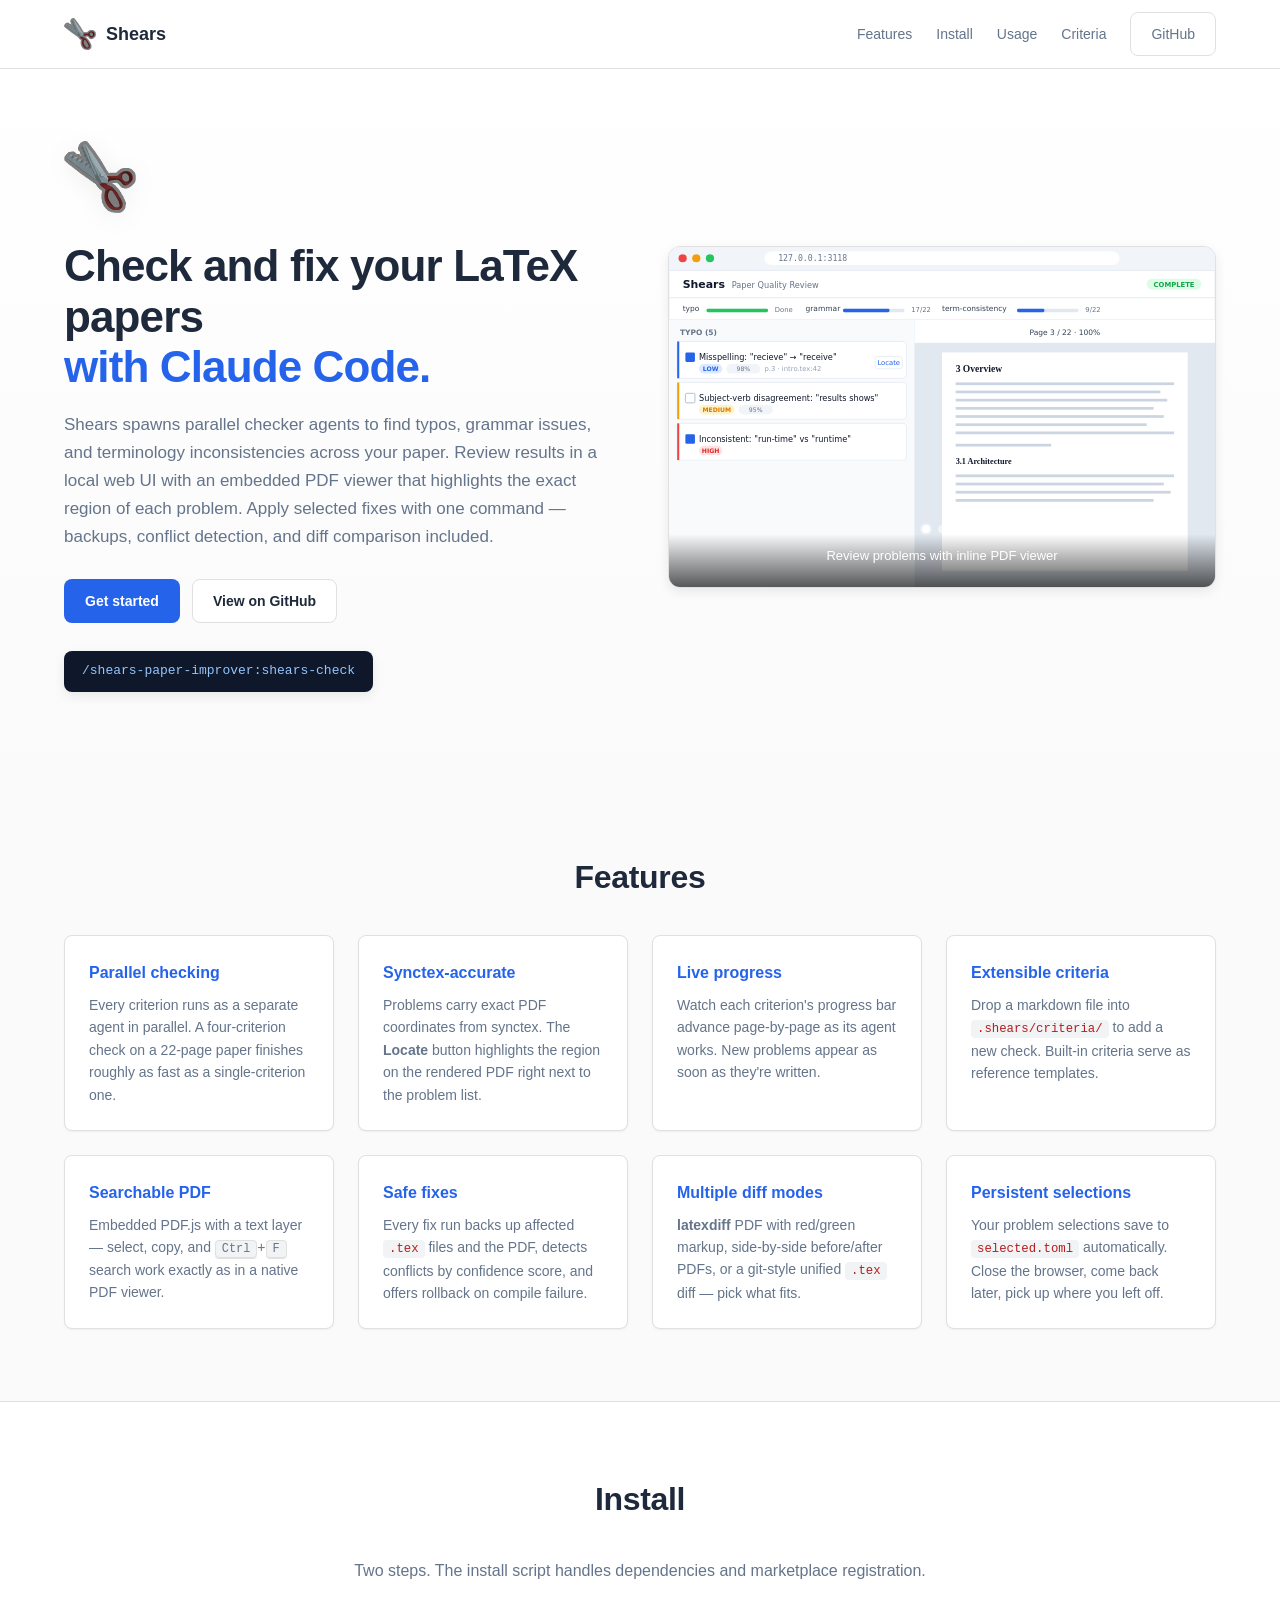
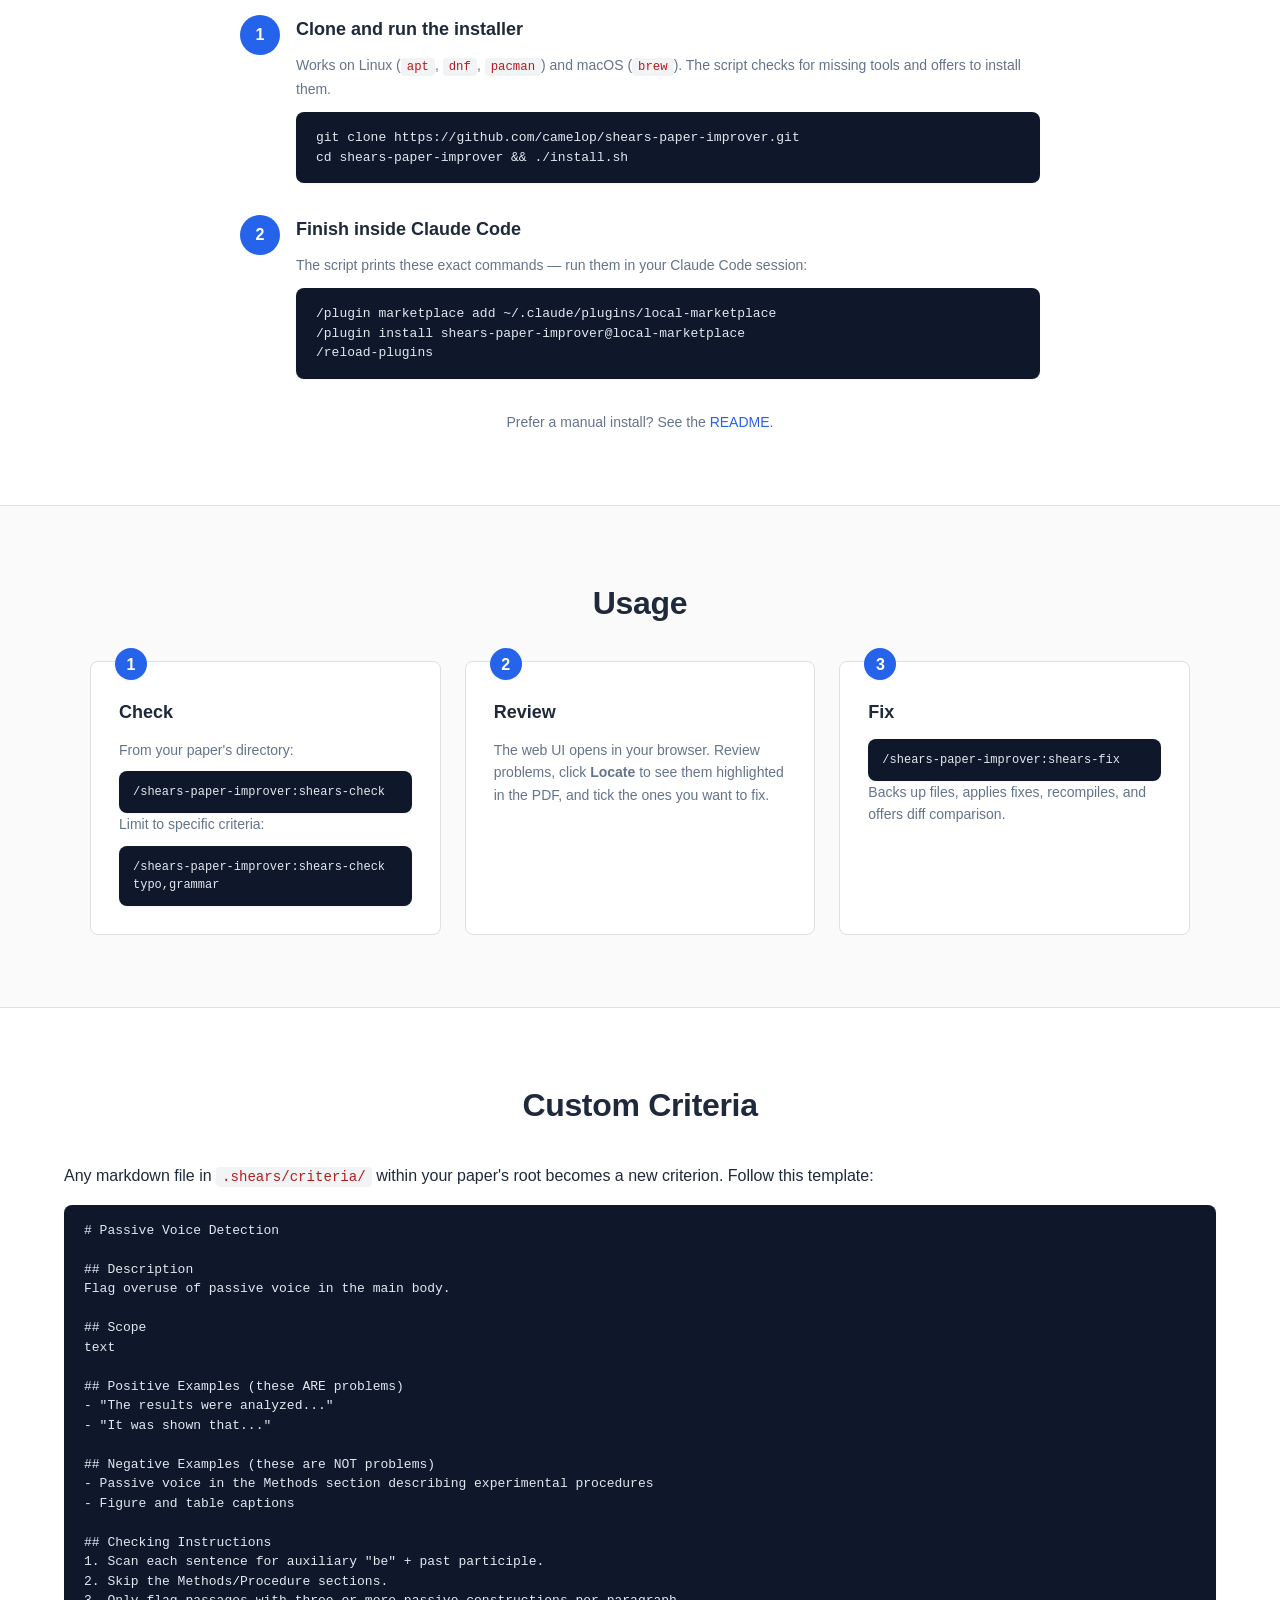
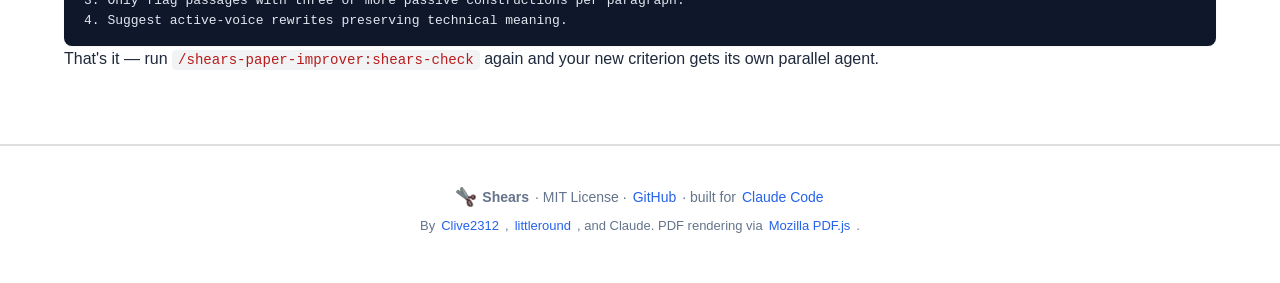
<file: docs/index.html>
<!DOCTYPE html>
<html lang="en">
<head>
  <meta charset="UTF-8">
  <meta name="viewport" content="width=device-width, initial-scale=1.0">
  <title>Shears — LaTeX Paper Improver</title>
  <meta name="description" content="A Claude Code plugin that checks and fixes LaTeX paper quality using configurable criteria, synctex-based PDF mapping, and a local web UI with inline PDF viewer.">
  <link rel="icon" type="image/png" href="assets/logo.png">
  <link rel="stylesheet" href="style.css">
</head>
<body>

<header class="site-header">
  <div class="container">
    <a href="#" class="brand">
      <img src="assets/logo.png" alt="Shears" class="logo">
      <span>Shears</span>
    </a>
    <nav>
      <a href="#features">Features</a>
      <a href="#install">Install</a>
      <a href="#usage">Usage</a>
      <a href="#custom-criteria">Criteria</a>
      <a href="https://github.com/camelop/shears-paper-improver" class="btn-outline">GitHub</a>
    </nav>
  </div>
</header>

<section class="hero">
  <div class="container hero-grid">
    <div class="hero-text">
      <img src="assets/logo.png" alt="Shears" class="hero-logo">
      <h1>Check and fix your LaTeX papers<br><span class="accent">with Claude Code.</span></h1>
      <p class="lead">
        Shears spawns parallel checker agents to find typos, grammar issues, and terminology
        inconsistencies across your paper. Review results in a local web UI with an embedded
        PDF viewer that highlights the exact region of each problem. Apply selected fixes with
        one command — backups, conflict detection, and diff comparison included.
      </p>
      <div class="cta-row">
        <a href="#install" class="btn-primary">Get started</a>
        <a href="https://github.com/camelop/shears-paper-improver" class="btn-outline">View on GitHub</a>
      </div>
      <code class="hero-code">/shears-paper-improver:shears-check</code>
    </div>
    <div class="hero-visual">
      <div class="carousel" id="screenshot-carousel">
        <div class="carousel-track">
          <figure class="slide active">
            <img src="assets/screenshot-1.svg" alt="Shears web UI — problem list with PDF viewer">
            <figcaption>Review problems with inline PDF viewer</figcaption>
          </figure>
          <figure class="slide">
            <img src="assets/screenshot-2.svg" alt="Shears web UI — locate highlights">
            <figcaption>Locate a problem — highlighted on the PDF</figcaption>
          </figure>
          <figure class="slide">
            <img src="assets/screenshot-3.svg" alt="Shears fix workflow">
            <figcaption>Apply selected fixes with safe backups</figcaption>
          </figure>
        </div>
        <div class="carousel-dots">
          <button class="dot active" data-idx="0" aria-label="Slide 1"></button>
          <button class="dot" data-idx="1" aria-label="Slide 2"></button>
          <button class="dot" data-idx="2" aria-label="Slide 3"></button>
        </div>
      </div>
    </div>
  </div>
</section>

<section id="features" class="section">
  <div class="container">
    <h2>Features</h2>
    <div class="feature-grid">
      <div class="feature">
        <h3>Parallel checking</h3>
        <p>Every criterion runs as a separate agent in parallel. A four-criterion check on a 22-page paper finishes roughly as fast as a single-criterion one.</p>
      </div>
      <div class="feature">
        <h3>Synctex-accurate</h3>
        <p>Problems carry exact PDF coordinates from synctex. The <strong>Locate</strong> button highlights the region on the rendered PDF right next to the problem list.</p>
      </div>
      <div class="feature">
        <h3>Live progress</h3>
        <p>Watch each criterion's progress bar advance page-by-page as its agent works. New problems appear as soon as they're written.</p>
      </div>
      <div class="feature">
        <h3>Extensible criteria</h3>
        <p>Drop a markdown file into <code>.shears/criteria/</code> to add a new check. Built-in criteria serve as reference templates.</p>
      </div>
      <div class="feature">
        <h3>Searchable PDF</h3>
        <p>Embedded PDF.js with a text layer — select, copy, and <kbd>Ctrl</kbd>+<kbd>F</kbd> search work exactly as in a native PDF viewer.</p>
      </div>
      <div class="feature">
        <h3>Safe fixes</h3>
        <p>Every fix run backs up affected <code>.tex</code> files and the PDF, detects conflicts by confidence score, and offers rollback on compile failure.</p>
      </div>
      <div class="feature">
        <h3>Multiple diff modes</h3>
        <p><strong>latexdiff</strong> PDF with red/green markup, side-by-side before/after PDFs, or a git-style unified <code>.tex</code> diff — pick what fits.</p>
      </div>
      <div class="feature">
        <h3>Persistent selections</h3>
        <p>Your problem selections save to <code>selected.toml</code> automatically. Close the browser, come back later, pick up where you left off.</p>
      </div>
    </div>
  </div>
</section>

<section id="install" class="section section-alt">
  <div class="container">
    <h2>Install</h2>
    <p style="text-align:center;color:var(--text-muted);margin-bottom:32px">Two steps. The install script handles dependencies and marketplace registration.</p>
    <ol class="install-steps">
      <li>
        <h3>Clone and run the installer</h3>
        <p>Works on Linux (<code>apt</code>, <code>dnf</code>, <code>pacman</code>) and macOS (<code>brew</code>). The script checks for missing tools and offers to install them.</p>
        <pre><code>git clone https://github.com/camelop/shears-paper-improver.git
cd shears-paper-improver && ./install.sh</code></pre>
      </li>
      <li>
        <h3>Finish inside Claude Code</h3>
        <p>The script prints these exact commands — run them in your Claude Code session:</p>
        <pre><code>/plugin marketplace add ~/.claude/plugins/local-marketplace
/plugin install shears-paper-improver@local-marketplace
/reload-plugins</code></pre>
      </li>
    </ol>
    <p style="text-align:center;margin-top:32px;color:var(--text-muted);font-size:14px">
      Prefer a manual install? See the <a href="https://github.com/camelop/shears-paper-improver#manual-install-no-script">README</a>.
    </p>
  </div>
</section>

<section id="usage" class="section">
  <div class="container">
    <h2>Usage</h2>
    <div class="usage-grid">
      <div class="usage-step">
        <span class="step-num">1</span>
        <h3>Check</h3>
        <p>From your paper's directory:</p>
        <pre><code>/shears-paper-improver:shears-check</code></pre>
        <p>Limit to specific criteria:</p>
        <pre><code>/shears-paper-improver:shears-check typo,grammar</code></pre>
      </div>
      <div class="usage-step">
        <span class="step-num">2</span>
        <h3>Review</h3>
        <p>The web UI opens in your browser. Review problems, click <strong>Locate</strong> to see them highlighted in the PDF, and tick the ones you want to fix.</p>
      </div>
      <div class="usage-step">
        <span class="step-num">3</span>
        <h3>Fix</h3>
        <pre><code>/shears-paper-improver:shears-fix</code></pre>
        <p>Backs up files, applies fixes, recompiles, and offers diff comparison.</p>
      </div>
    </div>
  </div>
</section>

<section id="custom-criteria" class="section section-alt">
  <div class="container">
    <h2>Custom Criteria</h2>
    <p>Any markdown file in <code>.shears/criteria/</code> within your paper's root becomes a new criterion. Follow this template:</p>
    <pre><code># Passive Voice Detection

## Description
Flag overuse of passive voice in the main body.

## Scope
text

## Positive Examples (these ARE problems)
- "The results were analyzed..."
- "It was shown that..."

## Negative Examples (these are NOT problems)
- Passive voice in the Methods section describing experimental procedures
- Figure and table captions

## Checking Instructions
1. Scan each sentence for auxiliary "be" + past participle.
2. Skip the Methods/Procedure sections.
3. Only flag passages with three or more passive constructions per paragraph.
4. Suggest active-voice rewrites preserving technical meaning.</code></pre>
    <p>That's it — run <code>/shears-paper-improver:shears-check</code> again and your new criterion gets its own parallel agent.</p>
  </div>
</section>

<footer class="site-footer">
  <div class="container">
    <p>
      <img src="assets/logo.png" alt="" class="footer-logo">
      <strong>Shears</strong> · MIT License ·
      <a href="https://github.com/camelop/shears-paper-improver">GitHub</a> ·
      built for <a href="https://claude.com/claude-code">Claude Code</a>
    </p>
    <p class="small">
      By <a href="https://github.com/Clive2312">Clive2312</a>,
      <a href="https://github.com/camelop">littleround</a>, and Claude.
      PDF rendering via <a href="https://mozilla.github.io/pdf.js/">Mozilla PDF.js</a>.
    </p>
  </div>
</footer>

<script>
// Carousel auto-advance + manual dot navigation
(function() {
  const carousel = document.getElementById('screenshot-carousel');
  if (!carousel) return;
  const slides = carousel.querySelectorAll('.slide');
  const dots = carousel.querySelectorAll('.dot');
  let idx = 0;
  let timer;

  function show(n) {
    idx = (n + slides.length) % slides.length;
    slides.forEach((s, i) => s.classList.toggle('active', i === idx));
    dots.forEach((d, i) => d.classList.toggle('active', i === idx));
  }
  function advance() { show(idx + 1); }
  function resetTimer() {
    clearInterval(timer);
    timer = setInterval(advance, 5000);
  }

  dots.forEach(dot => {
    dot.addEventListener('click', () => {
      show(parseInt(dot.dataset.idx, 10));
      resetTimer();
    });
  });

  // Pause on hover
  carousel.addEventListener('mouseenter', () => clearInterval(timer));
  carousel.addEventListener('mouseleave', resetTimer);

  resetTimer();
})();
</script>

</body>
</html>
</file>
<file: docs/style.css>
:root {
  --bg: #fafafa;
  --bg-alt: #f1f3f5;
  --surface: #ffffff;
  --border: #e0e0e0;
  --text: #1e293b;
  --text-muted: #64748b;
  --accent: #2563eb;
  --accent-light: #dbeafe;
  --accent-dark: #1d4ed8;
  --success: #16a34a;
  --font-sans: -apple-system, BlinkMacSystemFont, 'Inter', 'Segoe UI', Roboto, sans-serif;
  --font-mono: 'JetBrains Mono', 'Fira Code', 'SF Mono', Menlo, monospace;
  --radius: 8px;
  --shadow-sm: 0 1px 2px rgba(0, 0, 0, 0.05);
  --shadow-md: 0 4px 12px rgba(0, 0, 0, 0.08);
}

* { box-sizing: border-box; margin: 0; padding: 0; }

html { scroll-behavior: smooth; }

body {
  font-family: var(--font-sans);
  background: var(--bg);
  color: var(--text);
  line-height: 1.6;
  -webkit-font-smoothing: antialiased;
  -moz-osx-font-smoothing: grayscale;
}

.container {
  max-width: 1200px;
  margin: 0 auto;
  padding: 0 24px;
}

a {
  color: var(--accent);
  text-decoration: none;
  transition: color 0.15s;
}
a:hover { color: var(--accent-dark); }

code, pre {
  font-family: var(--font-mono);
  font-size: 0.9em;
}
code {
  background: var(--bg-alt);
  padding: 2px 6px;
  border-radius: 4px;
  color: #b91c1c;
  font-size: 0.88em;
}
pre {
  background: #0f172a;
  color: #e2e8f0;
  padding: 16px 20px;
  border-radius: var(--radius);
  overflow-x: auto;
  line-height: 1.5;
  font-size: 13px;
  box-shadow: var(--shadow-sm);
}
pre code {
  background: transparent;
  padding: 0;
  color: inherit;
  font-size: inherit;
}
kbd {
  font-family: var(--font-mono);
  font-size: 0.85em;
  background: var(--bg-alt);
  border: 1px solid var(--border);
  border-radius: 4px;
  padding: 1px 6px;
  box-shadow: 0 1px 0 var(--border);
}

/* Header */
.site-header {
  background: var(--surface);
  border-bottom: 1px solid var(--border);
  position: sticky;
  top: 0;
  z-index: 100;
  backdrop-filter: blur(8px);
  background: rgba(255, 255, 255, 0.9);
}
.site-header .container {
  display: flex;
  justify-content: space-between;
  align-items: center;
  padding-top: 12px;
  padding-bottom: 12px;
}
.brand {
  display: flex;
  align-items: center;
  gap: 10px;
  font-weight: 700;
  font-size: 18px;
  color: var(--text);
}
.brand:hover { color: var(--text); }
.logo {
  width: 32px;
  height: 32px;
  object-fit: contain;
}
.site-header nav {
  display: flex;
  gap: 24px;
  align-items: center;
}
.site-header nav a {
  color: var(--text-muted);
  font-weight: 500;
  font-size: 14px;
}
.site-header nav a:hover { color: var(--text); }

/* Buttons */
.btn-primary, .btn-outline {
  display: inline-block;
  padding: 10px 20px;
  border-radius: var(--radius);
  font-weight: 600;
  font-size: 14px;
  transition: all 0.15s;
  border: 1.5px solid transparent;
}
.btn-primary {
  background: var(--accent);
  color: white;
}
.btn-primary:hover {
  background: var(--accent-dark);
  color: white;
  transform: translateY(-1px);
  box-shadow: var(--shadow-md);
}
.btn-outline {
  background: var(--surface);
  color: var(--text);
  border-color: var(--border);
}
.btn-outline:hover {
  border-color: var(--accent);
  color: var(--accent);
}

/* Hero */
.hero {
  padding: 72px 0 88px;
  background: linear-gradient(180deg, var(--surface) 0%, var(--bg) 100%);
}
.hero-grid {
  display: grid;
  grid-template-columns: minmax(0, 1fr) minmax(0, 1fr);
  gap: 56px;
  align-items: center;
}
.hero-text { min-width: 0; }
.hero-logo {
  width: 72px;
  height: 72px;
  margin-bottom: 20px;
  filter: drop-shadow(0 4px 12px rgba(0, 0, 0, 0.08));
}
.hero h1 {
  font-size: 44px;
  font-weight: 800;
  line-height: 1.15;
  letter-spacing: -0.02em;
  margin-bottom: 18px;
  color: var(--text);
}
.hero .accent { color: var(--accent); }
.hero .lead {
  font-size: 17px;
  color: var(--text-muted);
  margin: 0 0 28px;
  line-height: 1.65;
}
.cta-row {
  display: flex;
  gap: 12px;
  margin-bottom: 28px;
  flex-wrap: wrap;
}
.hero-code {
  display: inline-block;
  background: #0f172a;
  color: #93c5fd;
  padding: 10px 18px;
  border-radius: var(--radius);
  font-size: 13px;
  font-family: var(--font-mono);
  box-shadow: var(--shadow-md);
}

/* Screenshot carousel */
.hero-visual { min-width: 0; }
.carousel {
  position: relative;
  width: 100%;
  aspect-ratio: 16 / 10;
  background: var(--surface);
  border: 1px solid var(--border);
  border-radius: 12px;
  box-shadow: var(--shadow-md);
  overflow: hidden;
}
.carousel-track {
  position: relative;
  width: 100%;
  height: 100%;
}
.slide {
  position: absolute;
  inset: 0;
  margin: 0;
  opacity: 0;
  transition: opacity 0.6s ease;
  display: flex;
  flex-direction: column;
  align-items: center;
  justify-content: center;
}
.slide.active { opacity: 1; z-index: 1; }
.slide img {
  width: 100%;
  height: 100%;
  object-fit: cover;
  display: block;
}
.slide figcaption {
  position: absolute;
  left: 0;
  right: 0;
  bottom: 0;
  padding: 12px 20px 20px;
  background: linear-gradient(to top, rgba(0, 0, 0, 0.65), transparent);
  color: white;
  font-size: 13px;
  font-weight: 500;
  text-align: center;
}
.carousel-dots {
  position: absolute;
  bottom: 54px;
  left: 0;
  right: 0;
  display: flex;
  justify-content: center;
  gap: 8px;
  z-index: 2;
}
.dot {
  width: 8px;
  height: 8px;
  border-radius: 50%;
  background: rgba(255, 255, 255, 0.55);
  border: none;
  padding: 0;
  cursor: pointer;
  transition: background 0.15s, transform 0.15s;
}
.dot:hover { transform: scale(1.3); }
.dot.active {
  background: white;
  box-shadow: 0 0 0 2px rgba(255, 255, 255, 0.35);
}

/* Sections */
.section {
  padding: 72px 0;
}
.section-alt {
  background: var(--surface);
  border-top: 1px solid var(--border);
  border-bottom: 1px solid var(--border);
}
.section h2 {
  font-size: 32px;
  font-weight: 700;
  letter-spacing: -0.01em;
  margin-bottom: 32px;
  text-align: center;
}
.section p { margin-bottom: 16px; }
.section p:last-child { margin-bottom: 0; }

/* Feature grid */
.feature-grid {
  display: grid;
  grid-template-columns: repeat(auto-fit, minmax(260px, 1fr));
  gap: 24px;
}
.feature {
  background: var(--surface);
  border: 1px solid var(--border);
  border-radius: var(--radius);
  padding: 24px;
  box-shadow: var(--shadow-sm);
  transition: transform 0.15s, box-shadow 0.15s;
}
.feature:hover {
  transform: translateY(-2px);
  box-shadow: var(--shadow-md);
}
.feature h3 {
  font-size: 16px;
  font-weight: 600;
  margin-bottom: 8px;
  color: var(--accent);
}
.feature p {
  font-size: 14px;
  color: var(--text-muted);
  line-height: 1.6;
}

/* Install steps */
.install-steps {
  list-style: none;
  counter-reset: step;
  max-width: 800px;
  margin: 0 auto;
}
.install-steps li {
  counter-increment: step;
  padding-left: 56px;
  position: relative;
  margin-bottom: 32px;
}
.install-steps li::before {
  content: counter(step);
  position: absolute;
  left: 0;
  top: 0;
  width: 40px;
  height: 40px;
  border-radius: 50%;
  background: var(--accent);
  color: white;
  display: flex;
  align-items: center;
  justify-content: center;
  font-weight: 700;
  font-size: 16px;
}
.install-steps h3 {
  font-size: 18px;
  font-weight: 600;
  margin-bottom: 10px;
}
.install-steps p {
  color: var(--text-muted);
  font-size: 14px;
  margin-bottom: 12px;
}

/* Usage grid */
.usage-grid {
  display: grid;
  grid-template-columns: repeat(auto-fit, minmax(320px, 1fr));
  gap: 24px;
  max-width: 1100px;
  margin: 0 auto;
}
.usage-step {
  background: var(--surface);
  border: 1px solid var(--border);
  border-radius: var(--radius);
  padding: 28px;
  position: relative;
}
.usage-step pre {
  font-size: 12px;
  padding: 12px 14px;
  white-space: pre-wrap;
  overflow-wrap: anywhere;
  word-break: break-word;
}
.step-num {
  position: absolute;
  top: -14px;
  left: 24px;
  width: 32px;
  height: 32px;
  background: var(--accent);
  color: white;
  border-radius: 50%;
  display: flex;
  align-items: center;
  justify-content: center;
  font-weight: 700;
  box-shadow: var(--shadow-sm);
}
.usage-step h3 {
  font-size: 18px;
  font-weight: 600;
  margin: 8px 0 12px;
}
.usage-step p {
  color: var(--text-muted);
  font-size: 14px;
  margin-bottom: 10px;
}

/* Footer */
.site-footer {
  background: var(--surface);
  border-top: 1px solid var(--border);
  padding: 40px 0;
  text-align: center;
}
.site-footer p {
  color: var(--text-muted);
  font-size: 14px;
  margin-bottom: 8px;
  display: flex;
  align-items: center;
  justify-content: center;
  gap: 6px;
  flex-wrap: wrap;
}
.site-footer .small { font-size: 13px; }
.footer-logo {
  width: 20px;
  height: 20px;
  vertical-align: middle;
}

/* Responsive */
@media (max-width: 960px) {
  .hero-grid { grid-template-columns: 1fr; gap: 40px; }
  .hero-text { text-align: center; }
  .hero-text .cta-row { justify-content: center; }
  .hero-logo { margin-left: auto; margin-right: auto; display: block; }
}
@media (max-width: 720px) {
  .hero { padding: 48px 0 64px; }
  .hero h1 { font-size: 32px; }
  .hero .lead { font-size: 16px; }
  .section { padding: 56px 0; }
  .section h2 { font-size: 26px; }
  .site-header nav { gap: 14px; }
  .site-header nav a:not(.btn-outline) { display: none; }
  .site-header nav a:nth-last-child(1) { display: inline-block; }
}

@media (prefers-color-scheme: dark) {
  :root {
    --bg: #0a0a0a;
    --bg-alt: #18181b;
    --surface: #111113;
    --border: #27272a;
    --text: #e4e4e7;
    --text-muted: #a1a1aa;
    --accent: #60a5fa;
    --accent-light: #1e3a8a;
    --accent-dark: #93c5fd;
  }
  .site-header { background: rgba(17, 17, 19, 0.9); }
  code { color: #fca5a5; }
  .hero { background: linear-gradient(180deg, var(--surface) 0%, var(--bg) 100%); }
}
</file>
